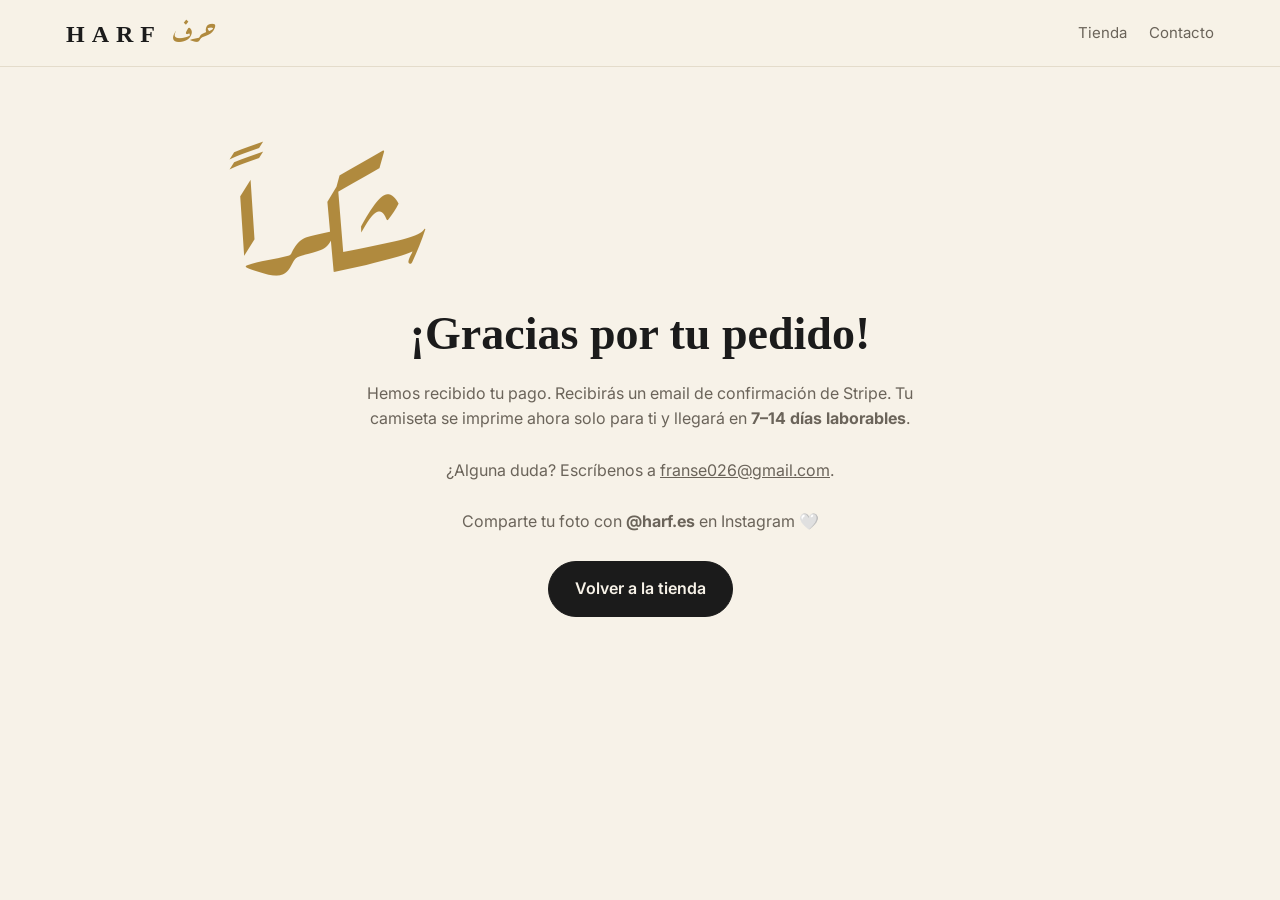
<file: gracias.html>
<!doctype html>
<html lang="es">
<head>
<meta charset="utf-8">
<meta name="viewport" content="width=device-width, initial-scale=1">
<title>¡Gracias por tu pedido! · HARF</title>
<link href="https://fonts.googleapis.com/css2?family=Aref+Ruqaa:wght@700&family=Inter:wght@400;600&display=swap" rel="stylesheet">
<link rel="stylesheet" href="style.css">
</head>
<body>
<header class="top"><div class="wrap">
  <a class="logo" href="./"><b>HARF</b><span>حرف</span></a>
  <nav><a href="./#tienda">Tienda</a><a href="legal.html#contacto">Contacto</a></nav>
</div></header>
<main class="hero wrap">
  <p class="ar">شكراً</p>
  <h1>¡Gracias por tu pedido!</h1>
  <p>Hemos recibido tu pago. Recibirás un email de confirmación de Stripe. Tu camiseta se imprime ahora solo para ti y llegará en <b>7–14 días laborables</b>.</p>
  <p>¿Alguna duda? Escríbenos a <a href="mailto:franse026@gmail.com">franse026@gmail.com</a>.</p>
  <p>Comparte tu foto con <b>@harf.es</b> en Instagram 🤍</p>
  <a class="btn" href="./">Volver a la tienda</a>
</main>
</body>
</html>
</file>
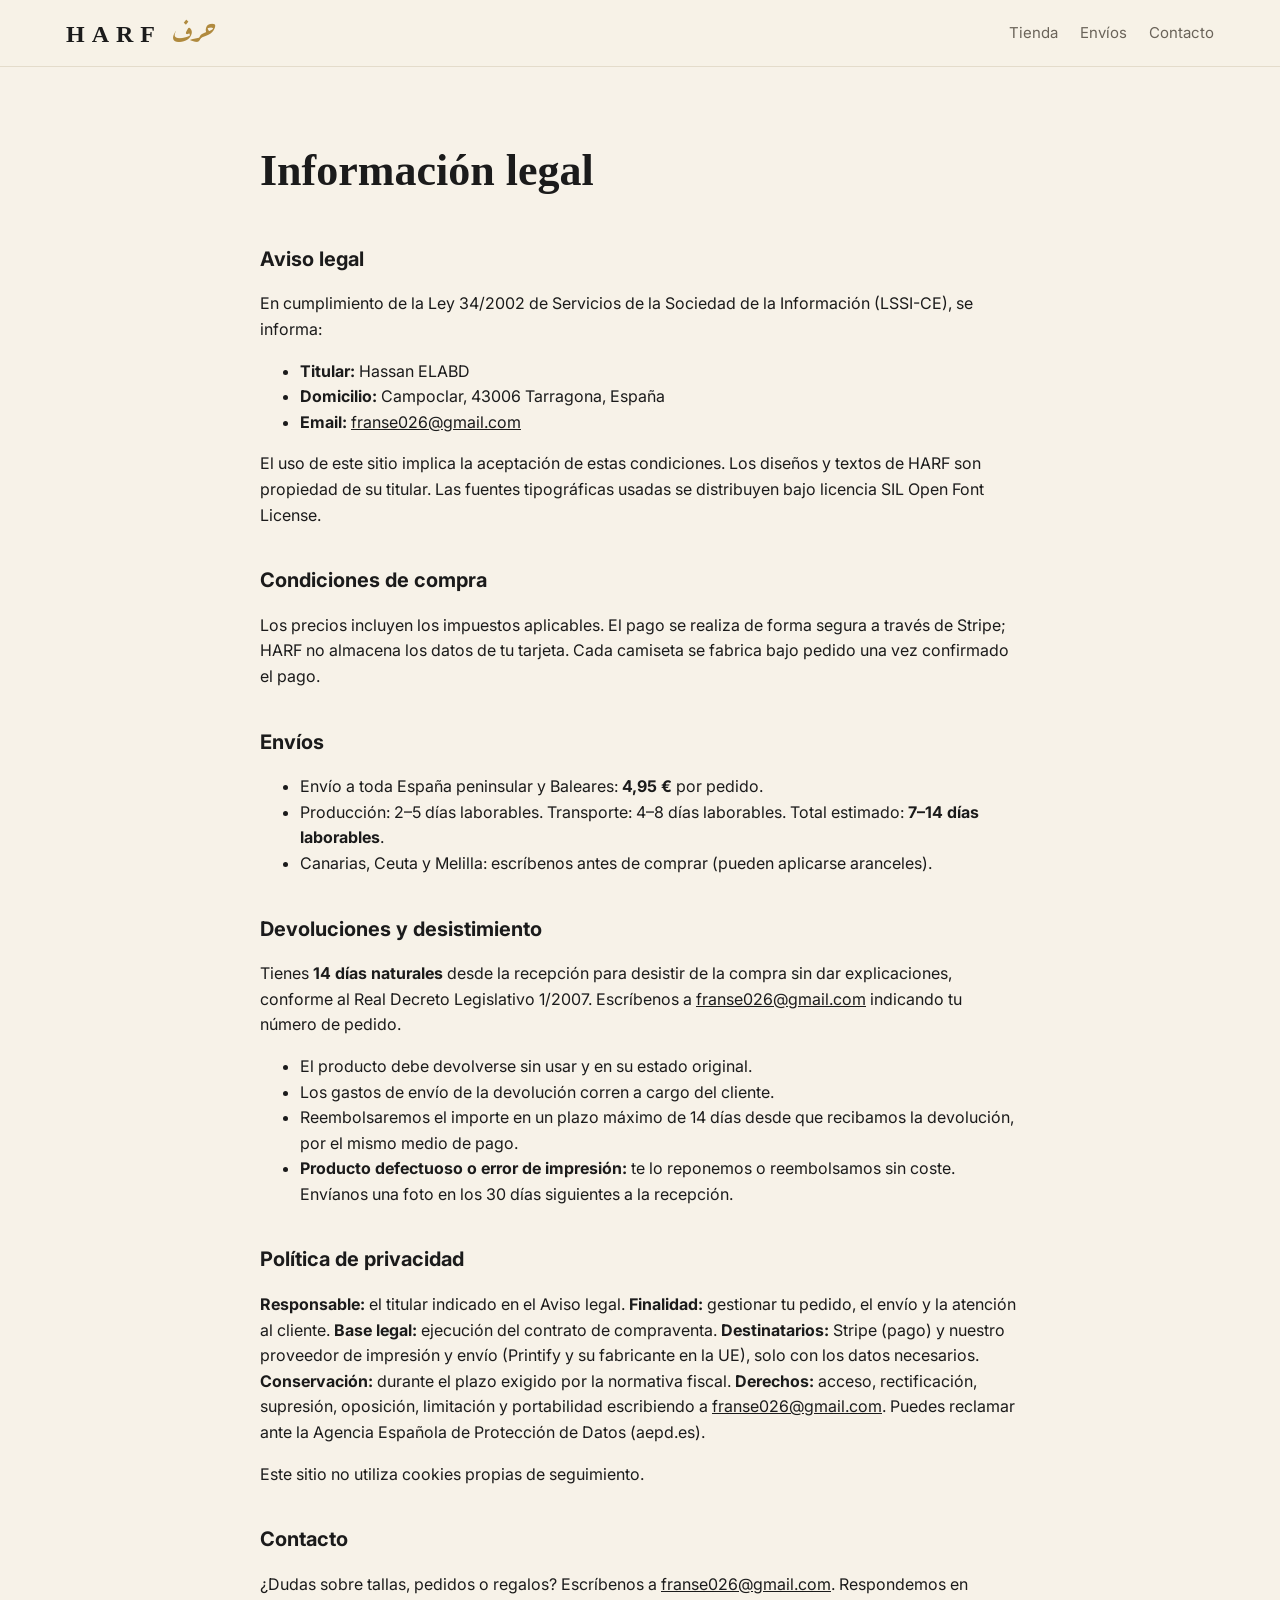
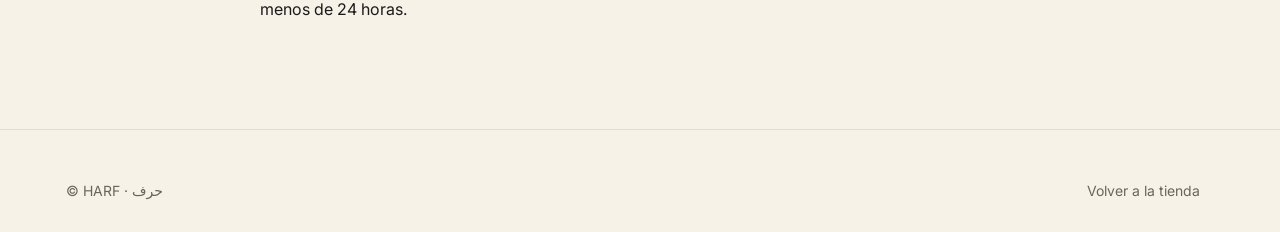
<file: legal.html>
<!doctype html>
<html lang="es">
<head>
<meta charset="utf-8">
<meta name="viewport" content="width=device-width, initial-scale=1">
<title>Información legal · HARF</title>
<link href="https://fonts.googleapis.com/css2?family=Aref+Ruqaa:wght@700&family=Inter:wght@400;600&display=swap" rel="stylesheet">
<link rel="stylesheet" href="style.css">
</head>
<body>
<header class="top"><div class="wrap">
  <a class="logo" href="./"><b>HARF</b><span>حرف</span></a>
  <nav><a href="./#tienda">Tienda</a><a href="#envios">Envíos</a><a href="#contacto">Contacto</a></nav>
</div></header>

<main class="wrap legal">
  <h1>Información legal</h1>

  <h2 id="aviso">Aviso legal</h2>
  <p>En cumplimiento de la Ley 34/2002 de Servicios de la Sociedad de la Información (LSSI-CE), se informa:</p>
  <ul>
    <li><b>Titular:</b> Hassan ELABD</li>
    <li><b>Domicilio:</b> Campoclar, 43006 Tarragona, España</li>
    <li><b>Email:</b> <a href="mailto:franse026@gmail.com">franse026@gmail.com</a></li>
  </ul>
  <p>El uso de este sitio implica la aceptación de estas condiciones. Los diseños y textos de HARF son propiedad de su titular. Las fuentes tipográficas usadas se distribuyen bajo licencia SIL Open Font License.</p>

  <h2 id="compra">Condiciones de compra</h2>
  <p>Los precios incluyen los impuestos aplicables. El pago se realiza de forma segura a través de Stripe; HARF no almacena los datos de tu tarjeta. Cada camiseta se fabrica bajo pedido una vez confirmado el pago.</p>

  <h2 id="envios">Envíos</h2>
  <ul>
    <li>Envío a toda España peninsular y Baleares: <b>4,95 €</b> por pedido.</li>
    <li>Producción: 2–5 días laborables. Transporte: 4–8 días laborables. Total estimado: <b>7–14 días laborables</b>.</li>
    <li>Canarias, Ceuta y Melilla: escríbenos antes de comprar (pueden aplicarse aranceles).</li>
  </ul>

  <h2 id="devoluciones">Devoluciones y desistimiento</h2>
  <p>Tienes <b>14 días naturales</b> desde la recepción para desistir de la compra sin dar explicaciones, conforme al Real Decreto Legislativo 1/2007. Escríbenos a <a href="mailto:franse026@gmail.com">franse026@gmail.com</a> indicando tu número de pedido.</p>
  <ul>
    <li>El producto debe devolverse sin usar y en su estado original.</li>
    <li>Los gastos de envío de la devolución corren a cargo del cliente.</li>
    <li>Reembolsaremos el importe en un plazo máximo de 14 días desde que recibamos la devolución, por el mismo medio de pago.</li>
    <li><b>Producto defectuoso o error de impresión:</b> te lo reponemos o reembolsamos sin coste. Envíanos una foto en los 30 días siguientes a la recepción.</li>
  </ul>

  <h2 id="privacidad">Política de privacidad</h2>
  <p><b>Responsable:</b> el titular indicado en el Aviso legal. <b>Finalidad:</b> gestionar tu pedido, el envío y la atención al cliente. <b>Base legal:</b> ejecución del contrato de compraventa. <b>Destinatarios:</b> Stripe (pago) y nuestro proveedor de impresión y envío (Printify y su fabricante en la UE), solo con los datos necesarios. <b>Conservación:</b> durante el plazo exigido por la normativa fiscal. <b>Derechos:</b> acceso, rectificación, supresión, oposición, limitación y portabilidad escribiendo a <a href="mailto:franse026@gmail.com">franse026@gmail.com</a>. Puedes reclamar ante la Agencia Española de Protección de Datos (aepd.es).</p>
  <p>Este sitio no utiliza cookies propias de seguimiento.</p>

  <h2 id="contacto">Contacto</h2>
  <p>¿Dudas sobre tallas, pedidos o regalos? Escríbenos a <a href="mailto:franse026@gmail.com">franse026@gmail.com</a>. Respondemos en menos de 24 horas.</p>
</main>

<footer class="simple"><div class="wrap"><div>© HARF · حرف</div><div><a href="./">Volver a la tienda</a></div></div></footer>
</body>
</html>
</file>
<file: style.css>
:root {
  --ink: #1b1b1b;
  --paper: #f7f2e8;
  --paper-2: #efe6d6;
  --gold: #b08a3e;
  --gold-2: #8f6d2b;
  --terracotta: #b5532c;
  --muted: #6b645a;
  --line: #e4dccb;
  --card: #fffdf8;
  --radius: 16px;
  --shadow: 0 10px 30px rgba(27, 27, 27, .08);
}
* { box-sizing: border-box; }
html { scroll-behavior: smooth; }
html, body { margin: 0; background: var(--paper); color: var(--ink); }
body { font-family: "Inter", system-ui, -apple-system, Segoe UI, Roboto, sans-serif; line-height: 1.6; -webkit-font-smoothing: antialiased; }
a { color: inherit; }
img { max-width: 100%; display: block; }
.wrap { max-width: 1180px; margin: 0 auto; padding: 0 16px; }
.serif { font-family: "Cormorant Garamond", Georgia, serif; }
.ar { font-family: "Aref Ruqaa", serif; }
.eyebrow { font-size: 13px; letter-spacing: 3px; text-transform: uppercase; color: var(--gold-2); font-weight: 600; }
.section { padding: 72px 0; }
.section h2 { font-family: "Cormorant Garamond", Georgia, serif; font-weight: 600; font-size: clamp(32px, 5vw, 46px); line-height: 1.1; margin: 8px 0 14px; }
.lead { color: var(--muted); font-size: 18px; max-width: 620px; }

/* Announcement + header */
.banner { background: var(--ink); color: var(--paper); text-align: center; font-size: 14px; padding: 9px 16px; letter-spacing: .2px; }
.banner b { color: #e3c27a; letter-spacing: 1px; }
header.top { position: sticky; top: 0; z-index: 20; background: rgba(247, 242, 232, .92); backdrop-filter: saturate(140%) blur(10px); -webkit-backdrop-filter: saturate(140%) blur(10px); border-bottom: 1px solid var(--line); }
header.top .wrap { display: flex; align-items: center; justify-content: space-between; height: 66px; }
.logo { display: flex; align-items: baseline; gap: 10px; text-decoration: none; }
.logo b { font-family: "Cormorant Garamond", Georgia, serif; letter-spacing: 7px; font-size: 24px; font-weight: 700; }
.logo span { font-family: "Aref Ruqaa", serif; font-size: 30px; color: var(--gold); line-height: 1; }
nav { display: flex; gap: 22px; }
nav a { text-decoration: none; font-size: 15px; color: var(--muted); transition: color .15s; }
nav a:hover { color: var(--ink); }

/* Buttons */
.btn { display: inline-flex; align-items: center; justify-content: center; gap: 8px; background: var(--ink); color: var(--paper); border: 1px solid var(--ink); border-radius: 999px; padding: 14px 26px; font-size: 16px; font-weight: 600; cursor: pointer; text-decoration: none; transition: transform .15s, background .15s; }
.btn:hover { transform: translateY(-1px); }
.btn.gold { background: var(--gold); border-color: var(--gold); color: #fff; }
.btn.gold:hover { background: var(--gold-2); border-color: var(--gold-2); }
.btn.light { background: var(--paper); color: var(--ink); border-color: var(--paper); }
.btn.ghost { background: transparent; color: inherit; border-color: currentColor; }
.btn.block { width: 100%; }

/* Hero */
.hero-img { position: relative; min-height: min(86vh, 760px); display: flex; align-items: flex-end; color: #fff; background: #3b2a1e center / cover no-repeat; }
.hero-img::before { content: ""; position: absolute; inset: 0; background: linear-gradient(180deg, rgba(20, 14, 8, .25) 0%, rgba(20, 14, 8, .35) 45%, rgba(20, 14, 8, .82) 100%); }
.hero-img .wrap { position: relative; width: 100%; padding-bottom: 64px; padding-top: 120px; }
.hero-img .ar { font-size: clamp(90px, 17vw, 190px); line-height: 1; color: #e3c27a; margin: 0 0 6px; text-shadow: 0 6px 30px rgba(0, 0, 0, .35); }
.hero-img h1 { font-family: "Cormorant Garamond", Georgia, serif; font-weight: 600; font-size: clamp(38px, 6.4vw, 70px); line-height: 1.02; margin: 0 0 16px; max-width: 760px; }
.hero-img p { font-size: clamp(17px, 2vw, 20px); max-width: 560px; margin: 0 0 28px; color: rgba(255, 255, 255, .88); }
.hero-ctas { display: flex; flex-wrap: wrap; gap: 12px; }
.hero-trust { display: flex; flex-wrap: wrap; gap: 8px 22px; margin-top: 28px; font-size: 14px; color: rgba(255, 255, 255, .8); }
.hero-trust span::before { content: "✦ "; color: #e3c27a; }
.credit { position: absolute; right: 12px; bottom: 8px; font-size: 11px; color: rgba(255, 255, 255, .6); }
.credit a { color: inherit; }

/* Word marquee */
.marquee { overflow: hidden; background: var(--ink); color: var(--paper); border-block: 1px solid #000; }
.marquee-track { display: flex; gap: 46px; width: max-content; padding: 16px 0; animation: scroll 42s linear infinite; }
.marquee-track span { display: inline-flex; align-items: baseline; gap: 12px; white-space: nowrap; font-size: 15px; letter-spacing: 1px; color: rgba(247, 242, 232, .7); }
.marquee-track .ar { font-size: 30px; color: #e3c27a; letter-spacing: 0; }
@keyframes scroll { to { transform: translateX(-50%); } }
@media (prefers-reduced-motion: reduce) { .marquee-track { animation: none; } }

/* Shop */
.shop-head { display: flex; flex-wrap: wrap; justify-content: space-between; align-items: flex-end; gap: 16px; margin-bottom: 22px; }
.filters { display: flex; gap: 8px; flex-wrap: wrap; }
.filters button { border: 1px solid var(--line); background: var(--card); color: var(--ink); border-radius: 999px; padding: 9px 18px; font-size: 14px; font-weight: 500; cursor: pointer; transition: all .15s; }
.filters button:hover { border-color: var(--ink); }
.filters button[aria-pressed="true"] { background: var(--ink); color: var(--paper); border-color: var(--ink); }
.grid { display: grid; grid-template-columns: repeat(auto-fill, minmax(min(250px, 44vw), 1fr)); gap: 22px 18px; }
.card { position: relative; cursor: pointer; outline: none; }
.card .media { position: relative; aspect-ratio: 1; border-radius: var(--radius); overflow: hidden; background: #ece6da; }
.card .media img { position: absolute; inset: 0; width: 100%; height: 100%; object-fit: cover; transition: opacity .35s, transform .6s; }
.card .media img.alt { opacity: 0; }
.card:hover .media img.main, .card:focus-visible .media img.main { transform: scale(1.03); }
@media (hover: hover) { .card:hover .media img.alt { opacity: 1; } }
.card:focus-visible .media { box-shadow: 0 0 0 3px var(--gold); }
.badge { position: absolute; top: 12px; left: 12px; z-index: 2; background: var(--gold); color: #fff; font-size: 11px; font-weight: 700; letter-spacing: 1px; text-transform: uppercase; padding: 5px 10px; border-radius: 999px; }
.card .info { padding: 12px 2px 0; display: grid; grid-template-columns: 1fr auto; gap: 2px 10px; align-items: baseline; }
.card h3 { margin: 0; font-size: 16px; font-weight: 600; }
.card .ar { font-size: 24px; color: var(--gold); line-height: 1; grid-row: span 2; align-self: center; }
.card small { color: var(--muted); font-size: 13px; }
.card .row2 { grid-column: 1 / -1; display: flex; justify-content: space-between; align-items: center; margin-top: 6px; }
.price { font-weight: 700; }
.swatches { display: flex; gap: 5px; }
.swatches i { width: 14px; height: 14px; border-radius: 50%; border: 1px solid rgba(0, 0, 0, .2); display: inline-block; }

/* Story */
.story { background: var(--paper-2); }
.split { display: grid; grid-template-columns: 1.05fr 1fr; gap: 48px; align-items: center; }
.split .photo { border-radius: 22px; overflow: hidden; box-shadow: var(--shadow); position: relative; aspect-ratio: 4 / 5; background: #6b4b33 center / cover; }
.split .photo .credit { color: rgba(255, 255, 255, .75); }
.quote { font-family: "Cormorant Garamond", Georgia, serif; font-size: clamp(26px, 3.6vw, 36px); line-height: 1.25; margin: 0 0 20px; }
.quote .ar { color: var(--gold); font-size: 1.15em; }
.word-list { list-style: none; padding: 0; margin: 22px 0 28px; display: grid; grid-template-columns: 1fr 1fr; gap: 10px 22px; }
.word-list li { display: flex; gap: 10px; align-items: baseline; border-bottom: 1px dashed var(--line); padding-bottom: 8px; }
.word-list b { font-weight: 600; min-width: 86px; }
.word-list span { color: var(--muted); font-size: 15px; }

/* Couple / gift */
.gift { background: var(--ink); color: var(--paper); border-radius: 26px; padding: 44px; display: grid; grid-template-columns: 1fr 1.2fr; gap: 36px; align-items: center; overflow: hidden; }
.gift h2 { color: var(--paper); }
.gift p { color: rgba(247, 242, 232, .78); }
.gift .pair { display: grid; grid-template-columns: 1fr 1fr; gap: 14px; }
.gift .pair button { background: #2a2826; border: 0; padding: 0; border-radius: 16px; overflow: hidden; cursor: pointer; color: var(--paper); text-align: left; }
.gift .pair img { aspect-ratio: 1; object-fit: cover; width: 100%; }
.gift .pair span { display: block; padding: 10px 14px 14px; font-weight: 600; }
.gift .pair span em { font-style: normal; color: #e3c27a; font-family: "Aref Ruqaa", serif; font-size: 20px; margin-left: 6px; }

/* Features */
.features { display: grid; grid-template-columns: repeat(4, 1fr); gap: 18px; }
.feature { background: var(--card); border: 1px solid var(--line); border-radius: var(--radius); padding: 22px; }
.feature svg { width: 30px; height: 30px; color: var(--gold); margin-bottom: 10px; }
.feature b { display: block; margin-bottom: 4px; }
.feature p { color: var(--muted); margin: 0; font-size: 15px; }

/* FAQ */
.faq { max-width: 820px; }
.faq details { border-bottom: 1px solid var(--line); padding: 4px 0; }
.faq summary { cursor: pointer; list-style: none; padding: 16px 30px 16px 0; font-weight: 600; font-size: 17px; position: relative; }
.faq summary::-webkit-details-marker { display: none; }
.faq summary::after { content: "+"; position: absolute; right: 4px; top: 12px; font-size: 24px; color: var(--gold); transition: transform .2s; }
.faq details[open] summary::after { transform: rotate(45deg); }
.faq details p { margin: 0 0 18px; color: var(--muted); }

/* Instagram CTA */
.ig { text-align: center; }
.ig .ar { font-size: 70px; color: var(--gold); line-height: 1; }

/* Product dialog */
dialog { border: 0; border-radius: 22px; padding: 0; max-width: 980px; width: calc(100% - 24px); max-height: calc(100vh - 24px); background: var(--card); color: var(--ink); box-shadow: 0 30px 80px rgba(0, 0, 0, .35); }
dialog::backdrop { background: rgba(20, 16, 10, .55); backdrop-filter: blur(3px); }
.pd { display: grid; grid-template-columns: 1.05fr 1fr; }
.pd .gallery { background: #ece6da; position: relative; }
.pd .gallery > img { width: 100%; aspect-ratio: 1; object-fit: cover; }
.thumbs { display: flex; gap: 8px; padding: 10px; }
.thumbs button { width: 64px; height: 64px; border-radius: 10px; overflow: hidden; border: 2px solid transparent; padding: 0; cursor: pointer; background: #ddd; }
.thumbs button[aria-pressed="true"] { border-color: var(--ink); }
.thumbs img { width: 100%; height: 100%; object-fit: cover; }
.pd .body { padding: 30px 30px 26px; overflow-y: auto; }
.pd .ar { font-size: 56px; color: var(--gold); line-height: 1.15; }
.pd h2 { margin: 2px 0; font-family: "Cormorant Garamond", Georgia, serif; font-weight: 600; font-size: 34px; line-height: 1.1; }
.pd .muted { color: var(--muted); }
.pd .pprice { font-size: 24px; font-weight: 700; margin: 10px 0 4px; }
.pd .pprice small { font-size: 14px; color: var(--muted); font-weight: 400; }
.opt-label { font-size: 14px; font-weight: 600; margin: 16px 0 8px; display: flex; justify-content: space-between; }
.opt-label a { font-weight: 400; color: var(--muted); }
.opts { display: flex; flex-wrap: wrap; gap: 8px; }
.opts button { border: 1px solid var(--line); background: #fff; border-radius: 10px; padding: 9px 16px; cursor: pointer; font-size: 15px; color: var(--ink); display: inline-flex; gap: 8px; align-items: center; }
.opts button i { width: 14px; height: 14px; border-radius: 50%; border: 1px solid rgba(0, 0, 0, .2); }
.opts button[aria-pressed="true"] { border-color: var(--ink); box-shadow: inset 0 0 0 1px var(--ink); }
.pd ul.bullets { padding-left: 18px; margin: 18px 0; color: var(--muted); font-size: 14px; }
.pd ul.bullets li { margin: 4px 0; }
.code-hint { background: var(--paper); border: 1px dashed var(--gold); border-radius: 12px; padding: 10px 14px; font-size: 14px; margin-top: 14px; }
.code-hint b { letter-spacing: 1px; }
.close { position: absolute; top: 12px; right: 12px; z-index: 3; background: rgba(255, 255, 255, .92); border: 0; font-size: 24px; cursor: pointer; border-radius: 50%; width: 42px; height: 42px; box-shadow: var(--shadow); }
.size-table { width: 100%; border-collapse: collapse; font-size: 15px; margin-top: 10px; }
.size-table th, .size-table td { padding: 10px 8px; border-bottom: 1px solid var(--line); text-align: center; }
.size-table th { color: var(--muted); font-weight: 500; }
#sizes .body { padding: 30px; }

/* Footer */
footer { background: var(--ink); color: rgba(247, 242, 232, .75); padding: 50px 0 30px; font-size: 14px; margin-top: 30px; }
footer .cols { display: grid; grid-template-columns: 1.4fr 1fr 1fr; gap: 30px; }
footer .logo b { color: var(--paper); }
footer h4 { color: var(--paper); margin: 0 0 12px; font-size: 14px; letter-spacing: 2px; text-transform: uppercase; }
footer a { display: block; text-decoration: none; margin: 6px 0; }
footer a:hover { color: var(--paper); }
footer .fine { border-top: 1px solid #333; margin-top: 34px; padding-top: 18px; display: flex; flex-wrap: wrap; justify-content: space-between; gap: 10px; font-size: 12px; color: rgba(247, 242, 232, .5); }
footer .fine a { display: inline; margin: 0; }

/* Simple pages (legal, gracias) */
.hero { padding: 64px 0 48px; text-align: center; }
.hero .ar { font-size: clamp(64px, 14vw, 140px); line-height: 1.1; margin: 0; color: var(--gold); }
.hero h1 { font-family: "Cormorant Garamond", Georgia, serif; font-weight: 600; font-size: clamp(30px, 5vw, 46px); margin: 12px 0 10px; }
.hero p { color: var(--muted); max-width: 560px; margin: 0 auto 26px; }
.legal { padding: 40px 0 60px; max-width: 760px; }
.legal h1 { font-family: "Cormorant Garamond", Georgia, serif; font-weight: 600; font-size: 44px; }
.legal h2 { margin-top: 36px; font-size: 20px; }
footer.simple { background: transparent; color: var(--muted); border-top: 1px solid var(--line); }
footer.simple .wrap { display: flex; flex-wrap: wrap; justify-content: space-between; gap: 12px; }
footer.simple a { display: inline; margin-right: 14px; }

@media (max-width: 900px) {
  .split, .gift { grid-template-columns: 1fr; }
  .gift { padding: 28px 20px; }
  .features { grid-template-columns: 1fr 1fr; }
  footer .cols { grid-template-columns: 1fr 1fr; }
  footer .cols > div:first-child { grid-column: 1 / -1; }
}
@media (max-width: 700px) {
  nav { gap: 14px; }
  nav a.hide-sm { display: none; }
  .section { padding: 54px 0; }
  .pd { grid-template-columns: 1fr; }
  .pd .body { padding: 20px 18px 22px; }
  .pd .ar { font-size: 44px; }
  .word-list { grid-template-columns: 1fr; }
  .features { grid-template-columns: 1fr; }
  .card .ar { font-size: 20px; }
  .card h3 { font-size: 15px; }
  .hero-img .wrap { padding-bottom: 44px; }
}

/* Black Friday */
.price s.old { color: var(--muted); font-weight: 400; margin-right: 4px; font-size: .9em; }
body.bf .banner { background: #000; font-size: 15px; }
body.bf .banner b { color: #e3c27a; }
#cd { font-variant-numeric: tabular-nums; font-weight: 700; color: #fff; }
.bf-ribbon { display: inline-flex; align-items: baseline; gap: 12px; flex-wrap: wrap; background: #000; color: #fff; border: 1px solid #e3c27a; border-radius: 14px; padding: 10px 18px; margin-bottom: 18px; }
.bf-ribbon b { letter-spacing: 3px; font-size: 15px; }
.bf-ribbon span { font-family: "Cormorant Garamond", Georgia, serif; font-size: 40px; font-weight: 700; color: #e3c27a; line-height: 1; }
.bf-ribbon small { font-size: 13px; color: rgba(255,255,255,.75); }
</file>
